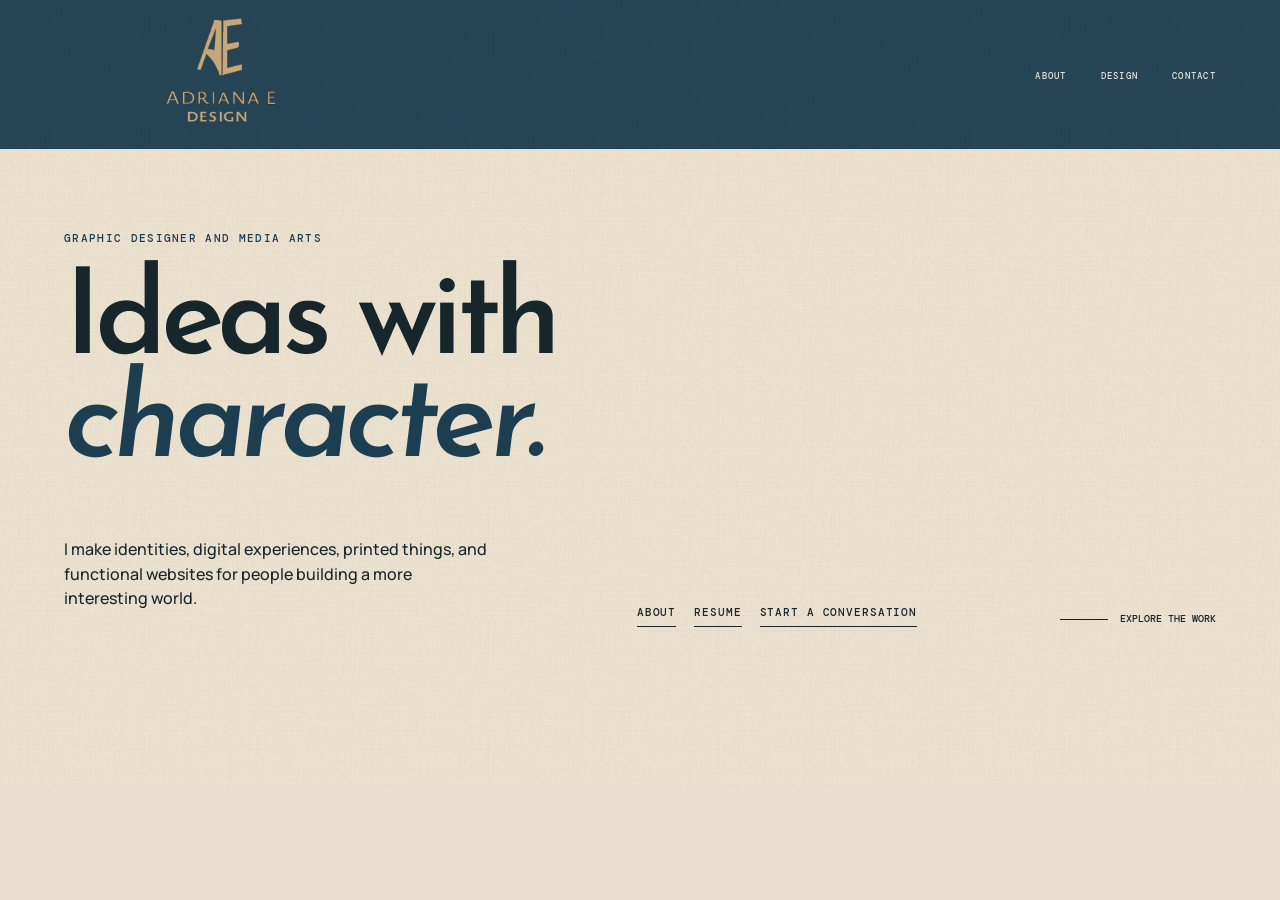
<file: index.html>
<!DOCTYPE html>
<html lang="en">
<head>
	<meta charset="UTF-8">
	<meta name="viewport" content="width=device-width, initial-scale=1.0">
		<title>Adriana E Design | Visual Designer</title>
		<meta name="description" content="Adriana E Design is a visual design portfolio for brands, culture, and curious ideas.">
	<link rel="preconnect" href="https://fonts.googleapis.com">
	<link rel="preconnect" href="https://fonts.gstatic.com" crossorigin>
	<link href="https://fonts.googleapis.com/css2?family=DM+Mono:wght@400;500&family=Josefin+Sans:ital,wght@0,300;0,400;0,500;0,600;0,700;1,300;1,400;1,500&family=Manrope:wght@400;500;600;700&display=swap" rel="stylesheet">
	<style>
		:root {
			--ink: #17262b;
			--paper: #e8dfcf;
			--cream: #f8f3e9;
			--blue: #1d3e50;
			--gold: #c6a77b;
			--line: rgba(23, 38, 43, .2);
			--mono: "DM Mono", monospace;
			--sans: "Manrope", sans-serif;
			--serif: "Josefin Sans", sans-serif;
		}

		* { box-sizing: border-box; }
		html { scroll-behavior: smooth; }
		body { margin: 0; background: var(--paper); color: var(--ink); font-family: var(--sans); font-weight: 500; line-height: 1.6; }
		a { color: inherit; text-decoration: none; }
		img { display: block; width: 100%; object-fit: cover; }
		button { color: inherit; font: inherit; }

		.site-header { align-items: center; background-color: var(--blue); background-image: linear-gradient(rgba(29, 62, 80, .96), rgba(29, 62, 80, .96)), url("images/Final projects photos/texture image background.jpg"); background-repeat: repeat; background-size: auto, 115px 115px; border-bottom: 1px solid rgba(23, 38, 43, 0.18); display: flex; flex-direction: row; gap: 24px; justify-content: space-between; margin: 0 auto; max-width: 1480px; padding: 20px 5vw 18px; width: 100%; }
		.wordmark { align-items: center; display: flex; justify-content: center; margin: 0; max-width: 320px; min-width: 180px; transform: translateY(-2px); width: clamp(240px, 26vw, 340px); }
		.brand-logo { display: block; height: auto; margin: 0 auto; max-height: 110px; object-fit: contain; width: auto; }
		.nav { align-items: center; display: flex; flex-wrap: wrap; font-family: var(--mono); font-size: clamp(9px, .7vw, 11px); gap: 34px; justify-content: flex-end; letter-spacing: .22em; margin: 0; text-transform: uppercase; }
		.nav a { color: rgba(248, 243, 233, 0.9); letter-spacing: .14em; padding: 8px 0 6px; position: relative; transition: color .2s ease, opacity .2s ease; }
		.nav a::after { background: var(--gold); bottom: 0; content: ""; height: 1px; left: 0; position: absolute; transform: scaleX(0); transform-origin: center; transition: transform .2s ease; width: 100%; }
		.nav a:hover::after, .nav a.current::after { transform: scaleX(1); }
		.nav a:hover, .nav a.current { color: var(--cream); }

		.hero { background-color: var(--paper); background-image: linear-gradient(rgba(232, 223, 207, .86), rgba(232, 223, 207, .86)), url("images/Final projects photos/texture image background.jpg"); background-repeat: repeat; background-size: auto, 115px 115px; min-height: 71vh; padding: 9vh 5vw 7vh; position: relative; }
		.eyebrow, .section-label { color: var(--blue); font-family: var(--mono); font-size: 11px; letter-spacing: .12em; text-transform: uppercase; }
		.hero h1 { font-family: var(--serif); font-size: clamp(58px, 9.3vw, 142px); font-weight: 600; letter-spacing: -.055em; line-height: .87; margin: 24px 0 42px; max-width: 960px; }
		.hero h1 em { color: var(--blue); font-style: italic; }
		.hero-bottom { align-items: end; display: flex; justify-content: space-between; gap: 28px; }
		.hero-intro { font-size: 16px; line-height: 1.55; font-weight: 500; max-width: 430px; }
		.hero-links { display: flex; align-items: center; gap: 18px; flex-wrap: wrap; justify-content: flex-end; }
		.hero-links .text-link { border-bottom: 1px solid var(--ink); display: inline-block; font-family: var(--mono); font-size: 11px; padding-bottom: 5px; text-transform: uppercase; }
		.scroll-note { align-items: center; display: flex; font-family: var(--mono); font-size: 10px; gap: 12px; text-transform: uppercase; }
		.scroll-note::before { background: var(--ink); content: ""; height: 1px; width: 48px; }

		.work { background: var(--cream); padding: 92px 5vw 110px; }
		.section-heading { align-items: end; display: flex; justify-content: space-between; margin-bottom: 34px; }
		.section-heading h2 { font-family: var(--serif); font-size: clamp(40px, 5vw, 72px); font-weight: 600; letter-spacing: -.05em; line-height: .95; margin: 10px 0 0; }
		.filters { display: flex; flex-wrap: wrap; gap: 8px; justify-content: end; }
		.filter { background: transparent; border: 1px solid var(--line); border-radius: 100px; cursor: pointer; font-family: var(--mono); font-size: 10px; padding: 9px 14px; text-transform: uppercase; transition: background .2s ease, color .2s ease; }
		.filter:hover, .filter.active { background: var(--ink); color: var(--cream); }
		.project-grid { display: grid; gap: 42px 20px; grid-template-columns: repeat(12, 1fr); }
		.project { cursor: pointer; grid-column: span 4; }
		.project:nth-child(2), .project:nth-child(5) { grid-column: span 8; }
		.project:nth-child(3), .project:nth-child(6) { grid-column: span 4; }
		.project-image { background: var(--paper); overflow: hidden; }
		.project:nth-child(1) .project-image, .project:nth-child(4) .project-image { aspect-ratio: 4 / 5; }
		.project:nth-child(2) .project-image, .project:nth-child(5) .project-image { aspect-ratio: 16 / 9; }
		.project:nth-child(3) .project-image, .project:nth-child(6) .project-image { aspect-ratio: 1 / 1; }
		.project-image img { height: 100%; object-fit: contain; transition: transform .55s cubic-bezier(.2,.7,.2,1); }
		.project:hover .project-image img { transform: scale(1.045); }
		.project-meta { align-items: start; display: flex; justify-content: space-between; padding-top: 13px; }
		.project-title { font-family: var(--serif); font-size: 24px; font-weight: 600; line-height: 1; }
		.project-type { font-family: var(--mono); font-size: 10px; letter-spacing: .04em; margin-top: 5px; text-align: right; text-transform: uppercase; }
		.project.is-hidden { display: none; }

		.about { background: var(--gold); display: grid; gap: 10vw; grid-template-columns: 1fr 1fr; padding: 105px 5vw; }
		.about h2 { font-family: var(--serif); font-size: clamp(44px, 6vw, 84px); font-weight: 600; letter-spacing: -.06em; line-height: .92; margin: 8px 0 0; }
		.about-copy { font-size: 18px; line-height: 1.55; font-weight: 500; max-width: 480px; padding-top: 38px; }
		.about-copy p { margin: 0 0 28px; }
		.text-link { border-bottom: 1px solid var(--ink); display: inline-block; font-family: var(--mono); font-size: 11px; letter-spacing: .08em; padding-bottom: 5px; text-transform: uppercase; }

		.contact { background-image: linear-gradient(rgba(29, 29, 27, .1), rgba(29, 29, 27, .1)), url("images/Final projects photos/background style .jpg"); background-position: center; background-size: cover; color: var(--cream); padding: 100px 5vw 34px; }
		.contact h2 { font-family: var(--serif); font-size: clamp(52px, 9vw, 130px); font-weight: 600; letter-spacing: -.06em; line-height: .87; margin: 18px 0 70px; max-width: 850px; }
		.contact-row { align-items: end; border-top: 1px solid rgba(250,248,242,.45); display: flex; justify-content: space-between; padding-top: 22px; }
		.contact-row a { border-bottom: 1px solid rgba(250,248,242,.7); font-family: var(--mono); font-size: 12px; padding-bottom: 4px; }
		.contact-row small { font-family: var(--mono); font-size: 10px; text-transform: uppercase; }

		@media (max-width: 720px) {
			.site-header { gap: 12px; padding: 22px 5vw 18px; }
			.wordmark { transform: translateY(-3px); width: clamp(240px, 68vw, 340px); }
			.nav { font-size: 10px; gap: 10px 16px; letter-spacing: .1em; width: 100%; }
			.hero { min-height: 75vh; padding-top: 14vh; }
			.hero-bottom, .section-heading, .contact-row { align-items: start; flex-direction: column; gap: 24px; }
			.hero-links { justify-content: flex-start; }
			.scroll-note { display: none; }
			.work { padding: 72px 5vw 80px; }
			.filters { justify-content: start; }
			.project, .project:nth-child(2), .project:nth-child(3), .project:nth-child(5), .project:nth-child(6) { grid-column: span 12; }
			.project:nth-child(n) .project-image { aspect-ratio: 4 / 3; }
			.about { gap: 20px; grid-template-columns: 1fr; padding: 76px 5vw; }
			.about-copy { padding-top: 0; }
			.contact { padding-top: 78px; }
			.contact h2 { margin-bottom: 66px; }
		}
	</style>
</head>
<body>
	<header class="site-header">
		<a class="wordmark" href="#top"><img class="brand-logo" src="images/log new version gold triangle 3 of 3 .png" alt="Adriana Elzarraraz"></a>
		<nav class="nav" aria-label="Main navigation">
			<a href="about.html">About</a>
			<a href="design.html">Design</a>
			<a href="contact.html">Contact</a>
		</nav>
	</header>

	<main id="top">
		<section class="hero">
			<div class="eyebrow">Graphic Designer and Media Arts</div>
			<h1>Ideas with<br><em>character.</em></h1>
			<div class="hero-bottom">
				<p class="hero-intro">I make identities, digital experiences, printed things, and functional websites for people building a more interesting world.</p>
				<div class="hero-links">
					<a class="text-link" href="about.html">About</a>
					<a class="text-link" href="Documents/Resume%20web.pdf" target="_blank" rel="noopener">Resume</a>
					<a class="text-link" href="contact.html">Start a conversation</a>
				</div>
				<span class="scroll-note">Explore the work</span>
			</div>
		</section>

	</main>

</body>
</html>
</file>
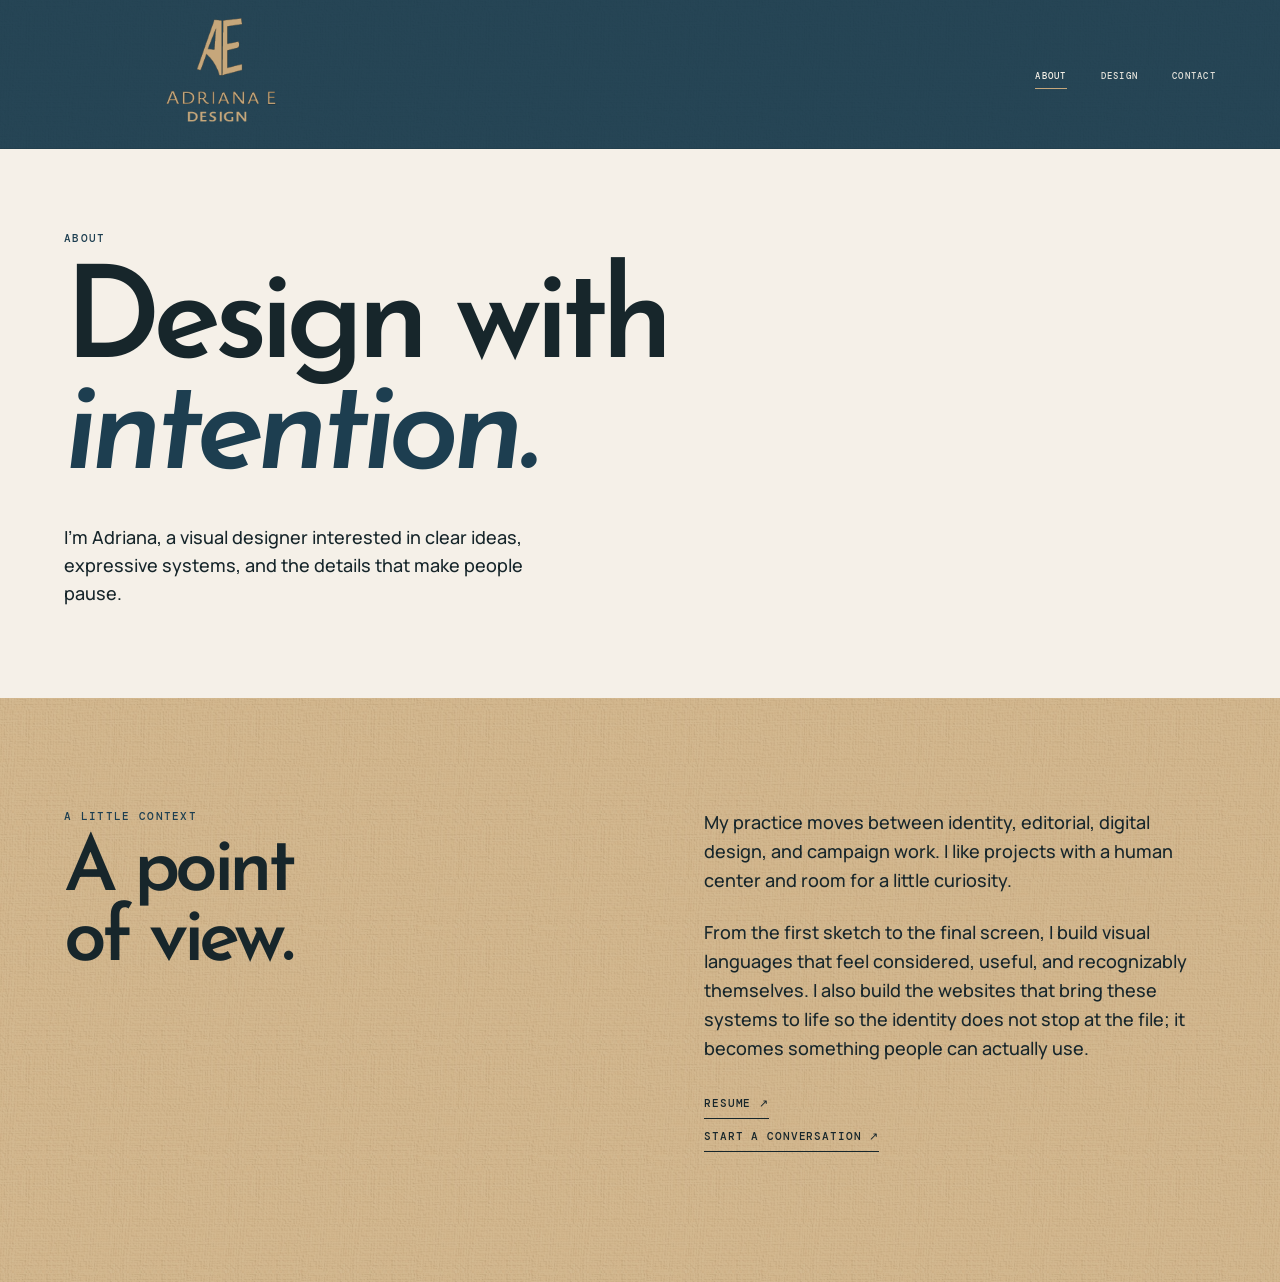
<file: about.html>
<!DOCTYPE html>
<html lang="en">
<head>
  <meta charset="UTF-8">
  <meta name="viewport" content="width=device-width, initial-scale=1.0">
  <title>About | Adriana E Design</title>
  <link rel="stylesheet" href="styles.css">
  <link rel="preconnect" href="https://fonts.googleapis.com">
  <link rel="preconnect" href="https://fonts.gstatic.com" crossorigin>
  <link href="https://fonts.googleapis.com/css2?family=DM+Mono:wght@400;500&family=Josefin+Sans:ital,wght@0,300;0,400;0,500;0,600;0,700;1,300;1,400;1,500&family=Manrope:wght@400;500;600;700&display=swap" rel="stylesheet">
</head>
<body>
  <header class="site-header"><a class="wordmark" href="home.html"><img class="brand-logo" src="images/log new version gold triangle 3 of 3 .png" alt="Adriana Elzarraraz"></a><nav class="nav" aria-label="Main navigation"><a class="current" href="about.html">About</a><a href="design.html">Design</a><a href="contact.html">Contact</a></nav></header>
  <main>
    <section class="page-intro"><div class="eyebrow">About</div><h1>Design with<br><em>intention.</em></h1><p class="lede">I’m Adriana, a visual designer interested in clear ideas, expressive systems, and the details that make people pause.</p></section>
    <section class="gold-band"><div class="content-grid"><div><div class="section-label">A little context</div><h2>A point<br>of view.</h2></div><div class="copy"><p>My practice moves between identity, editorial, digital design, and campaign work. I like projects with a human center and room for a little curiosity.</p><p>From the first sketch to the final screen, I build visual languages that feel considered, useful, and recognizably themselves. I also build the websites that bring these systems to life so the identity does not stop at the file; it becomes something people can actually use.</p><a class="text-link" href="Documents/Resume%20web.pdf" target="_blank" rel="noopener">Resume ↗</a><br><a class="text-link" href="contact.html">Start a conversation ↗</a></div></div></section>
  </main>
</body>
</html>
</file>
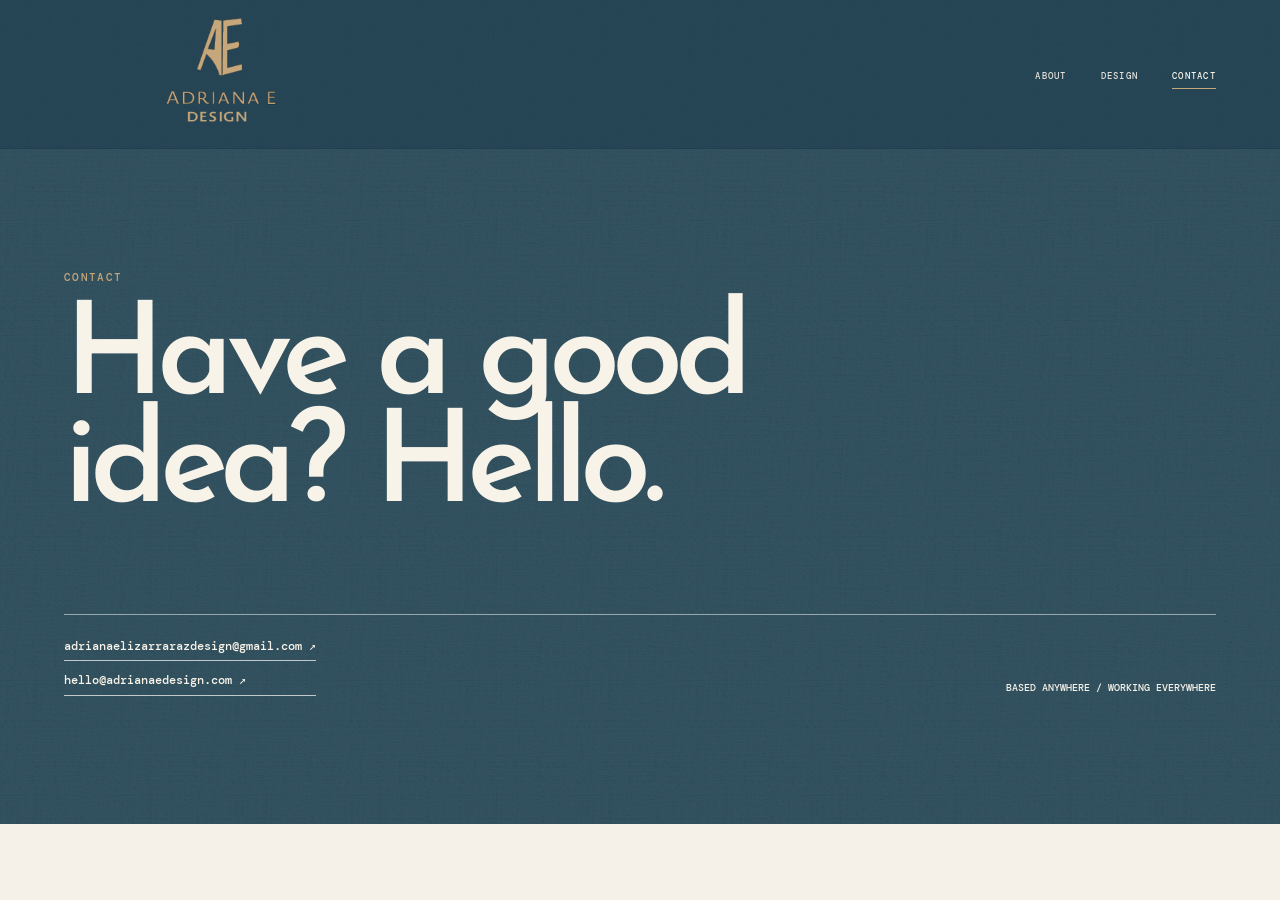
<file: contact.html>
<!DOCTYPE html>
<html lang="en">
<head>
  <meta charset="UTF-8">
  <meta name="viewport" content="width=device-width, initial-scale=1.0">
  <title>Contact | Adriana E Design</title>
  <link rel="stylesheet" href="styles.css">
  <link rel="preconnect" href="https://fonts.googleapis.com">
  <link rel="preconnect" href="https://fonts.gstatic.com" crossorigin>
  <link href="https://fonts.googleapis.com/css2?family=DM+Mono:wght@400;500&family=Josefin+Sans:ital,wght@0,300;0,400;0,500;0,600;0,700;1,300;1,400;1,500&family=Manrope:wght@400;500;600;700&display=swap" rel="stylesheet">
</head>
<body>
  <header class="site-header"><a class="wordmark" href="home.html"><img class="brand-logo" src="images/log new version gold triangle 3 of 3 .png" alt="Adriana Elzarraraz"></a><nav class="nav" aria-label="Main navigation"><a href="about.html">About</a><a href="design.html">Design</a><a class="current" href="contact.html">Contact</a></nav></header>
  <main><section class="contact-band"><div class="section-label">Contact</div><h1>Have a good<br>idea? Hello.</h1><div class="contact-row"><div class="contact-emails"><a href="mailto:adrianaelizarrarazdesign@gmail.com">adrianaelizarrarazdesign@gmail.com ↗</a><a href="mailto:hello@adrianaedesign.com">hello@adrianaedesign.com ↗</a></div><div class="contact-meta"><small>Based anywhere / working everywhere</small></div></div></section></main>
</body>
</html>
</file>
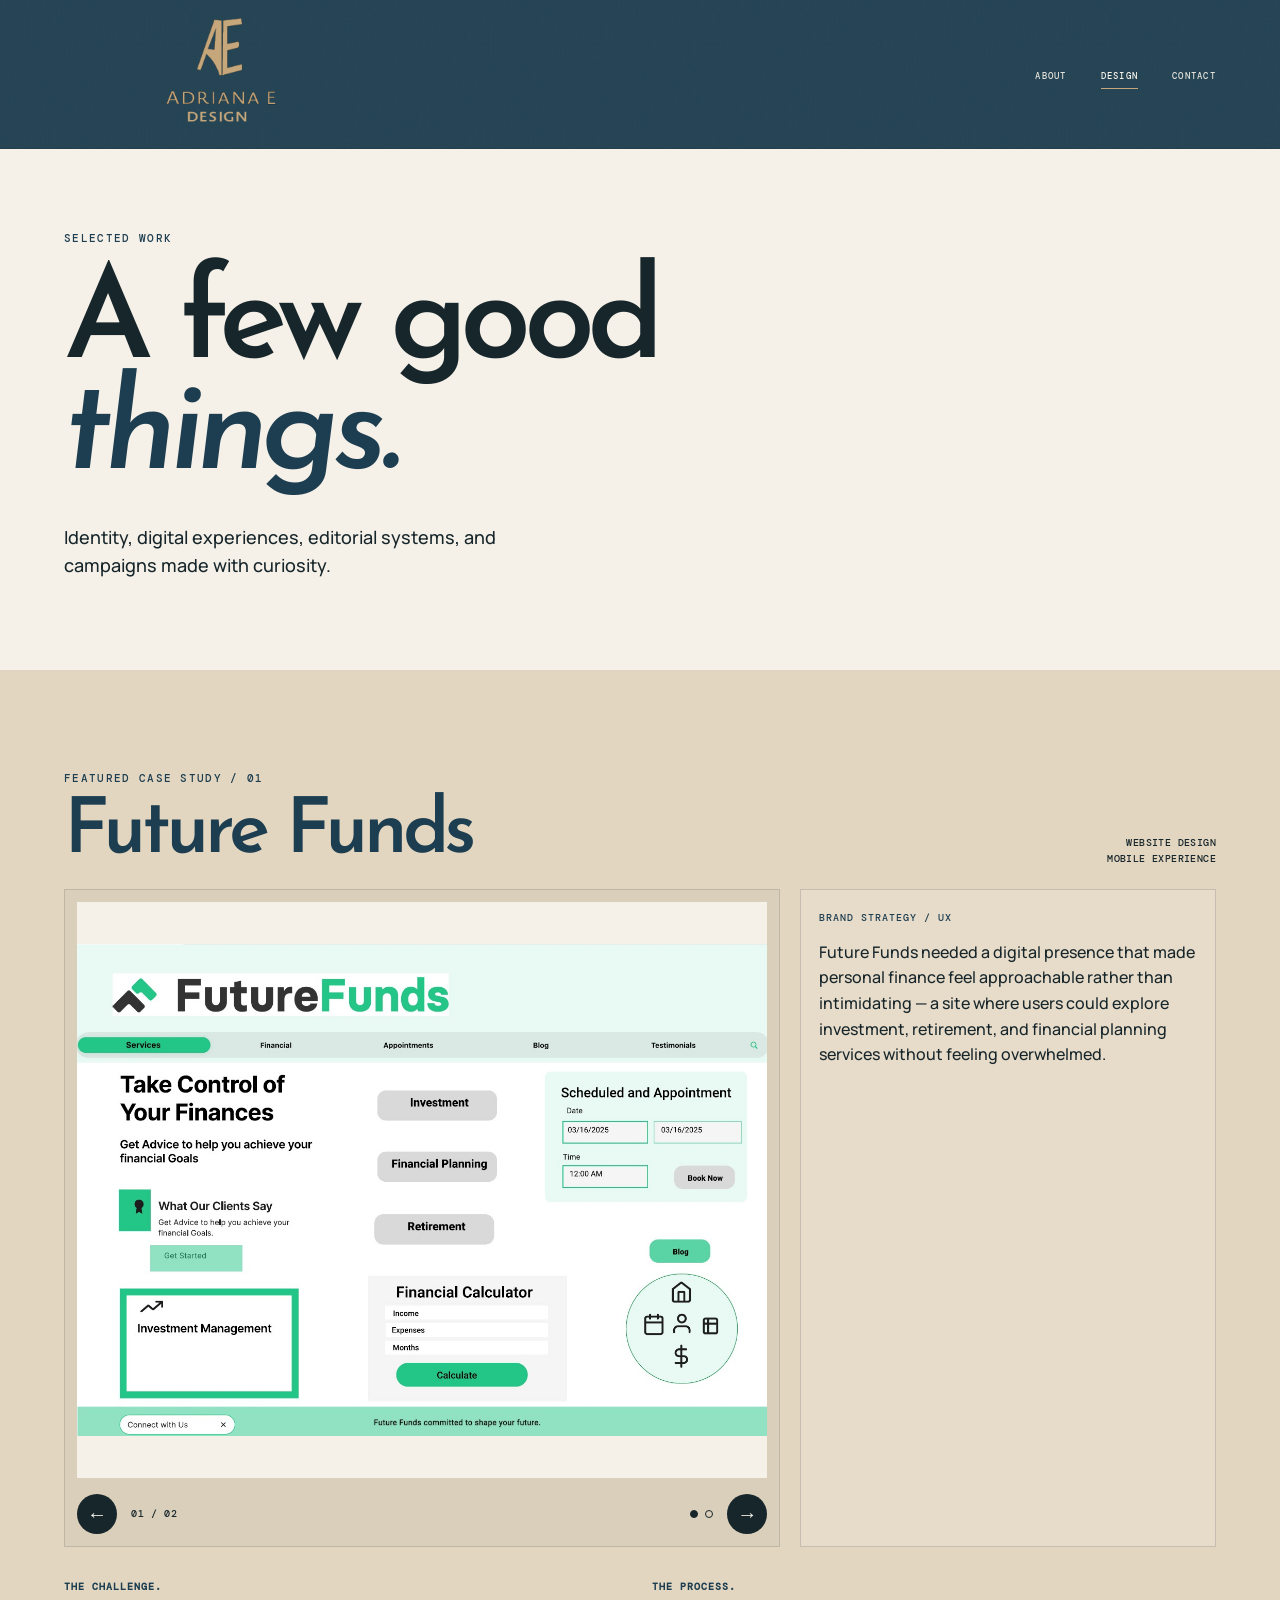
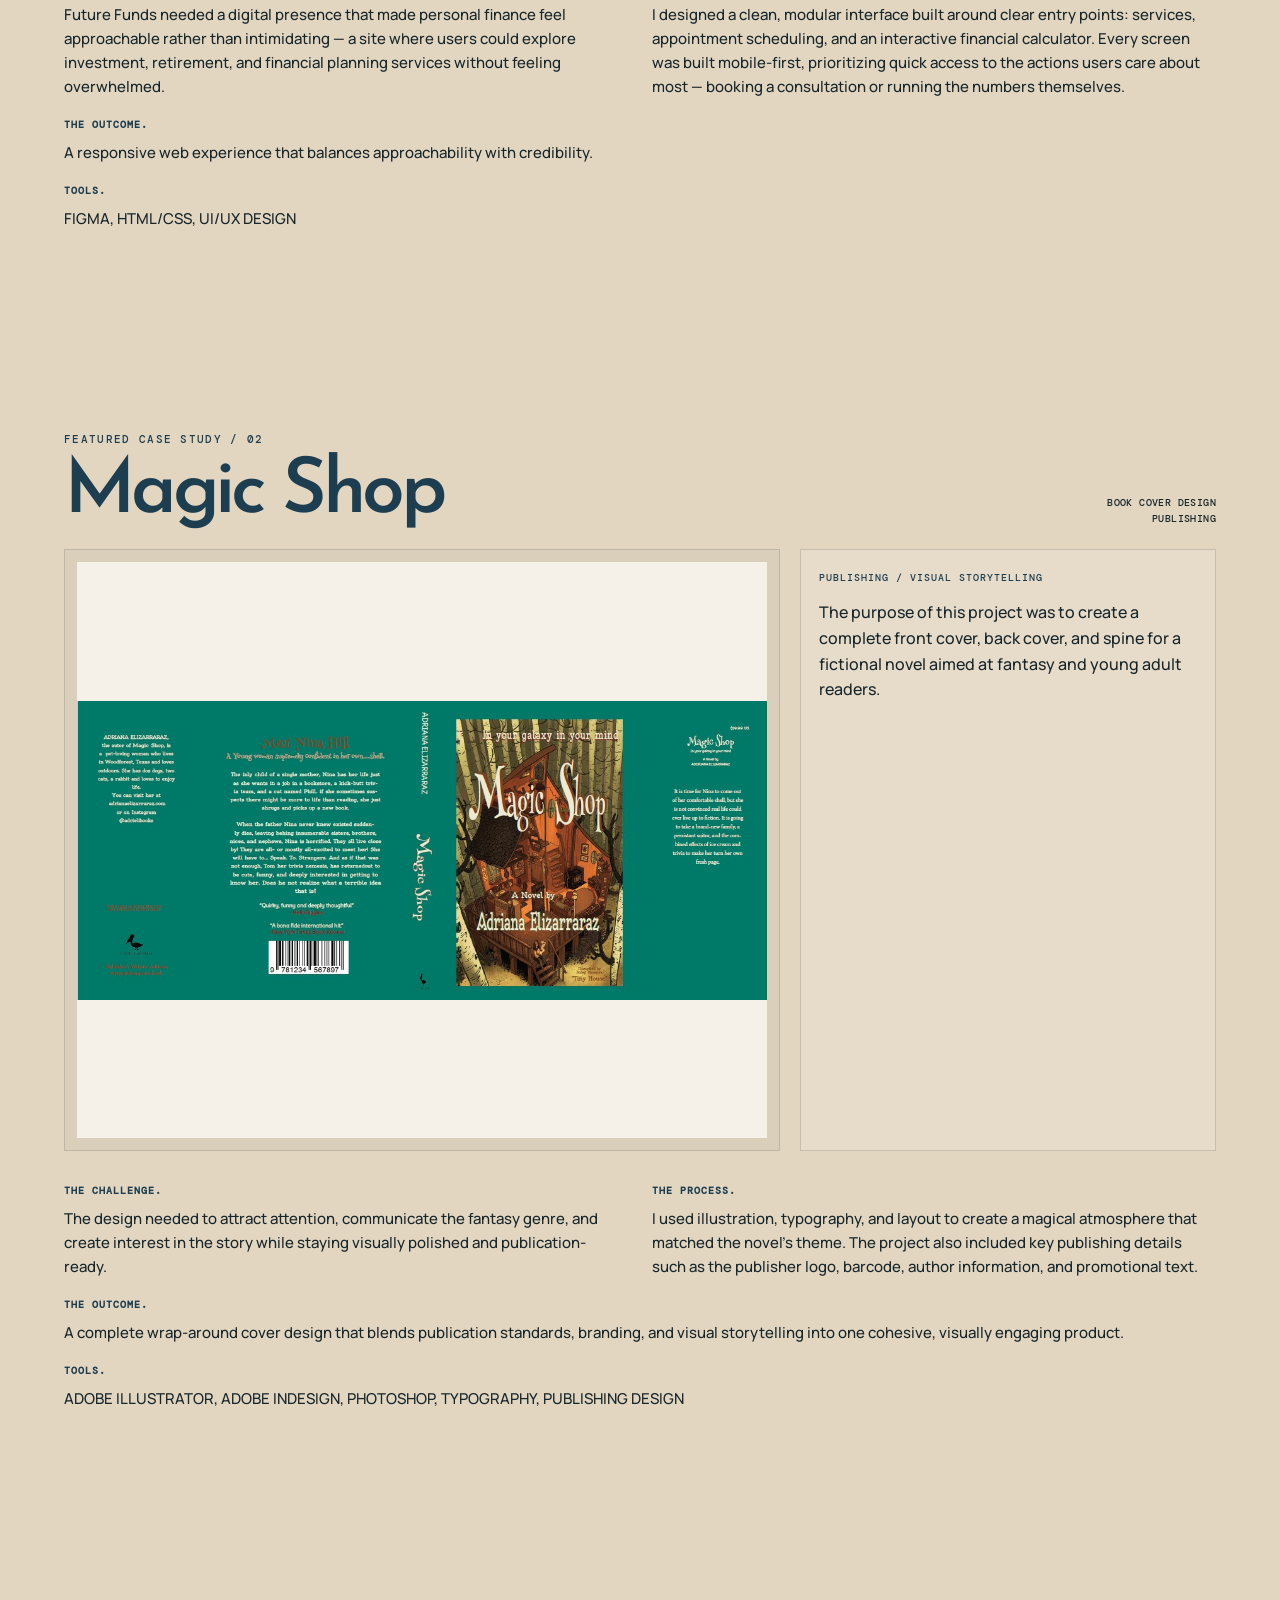
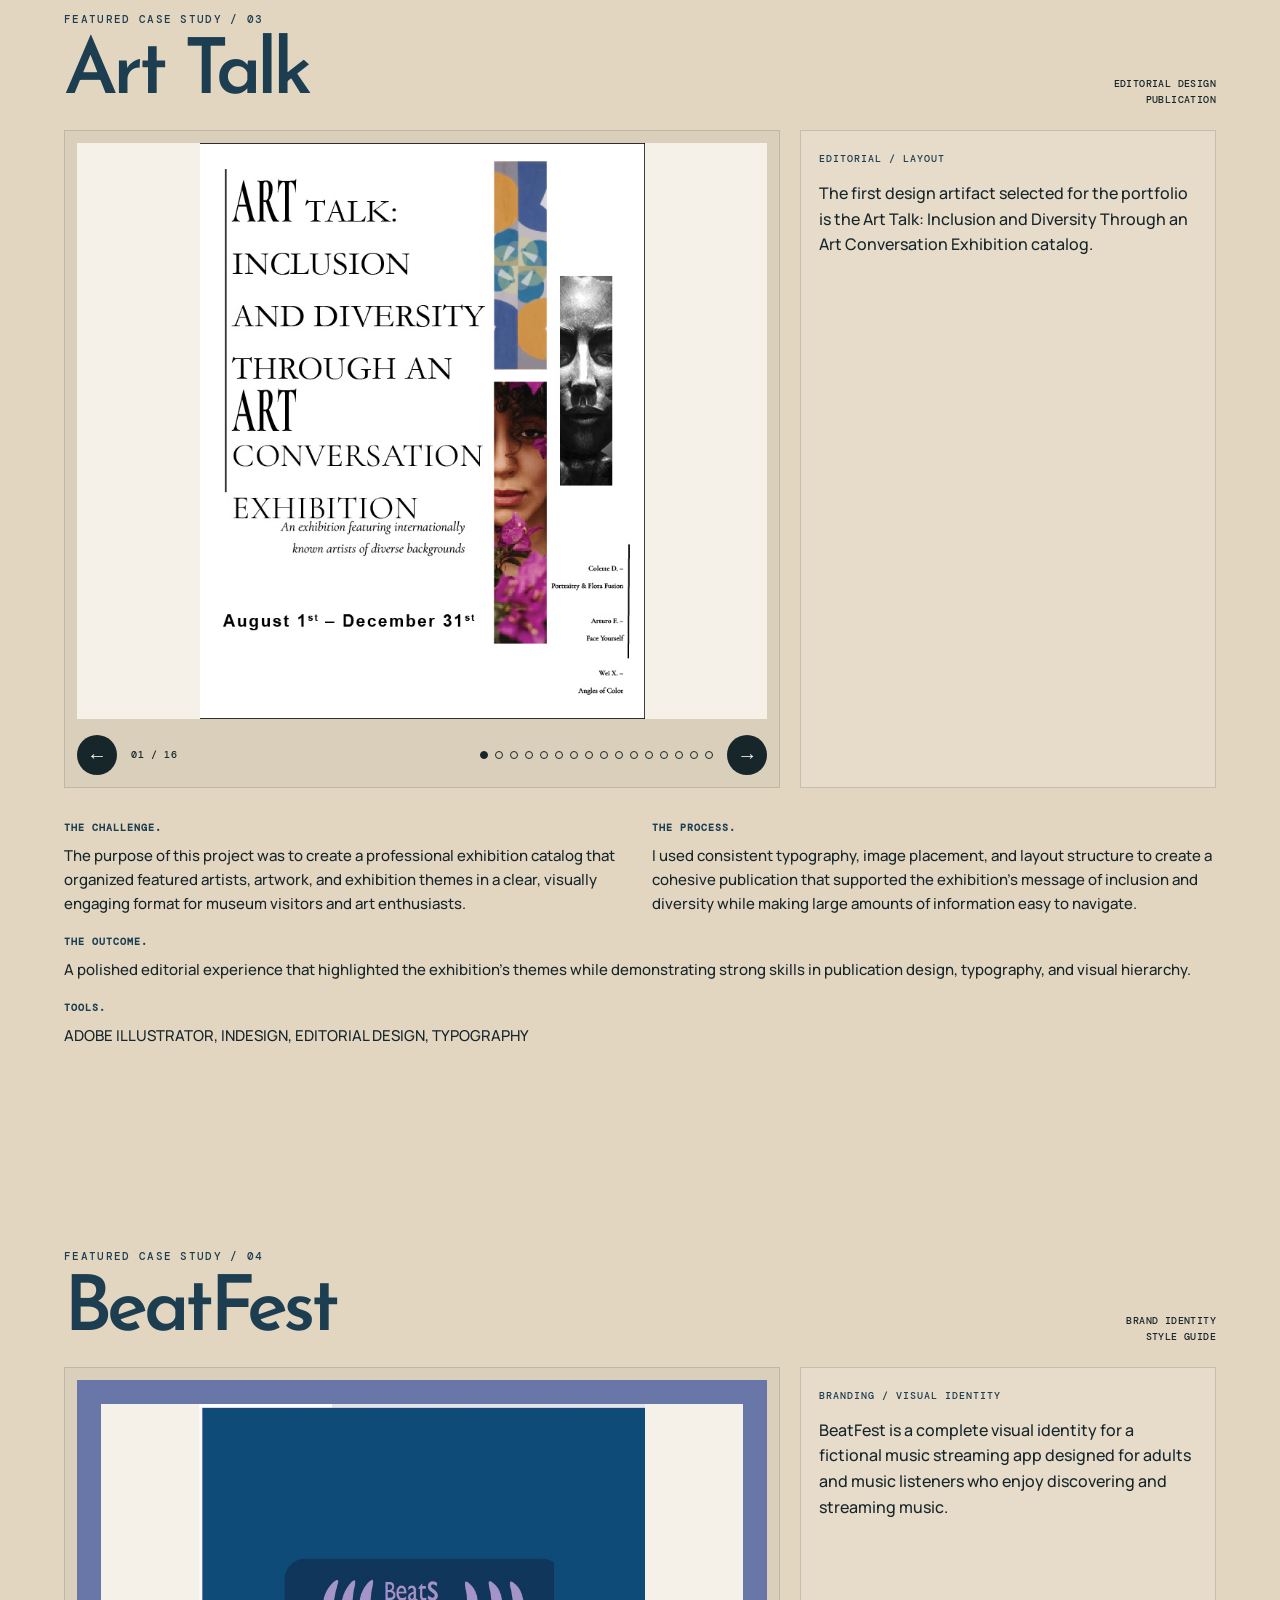
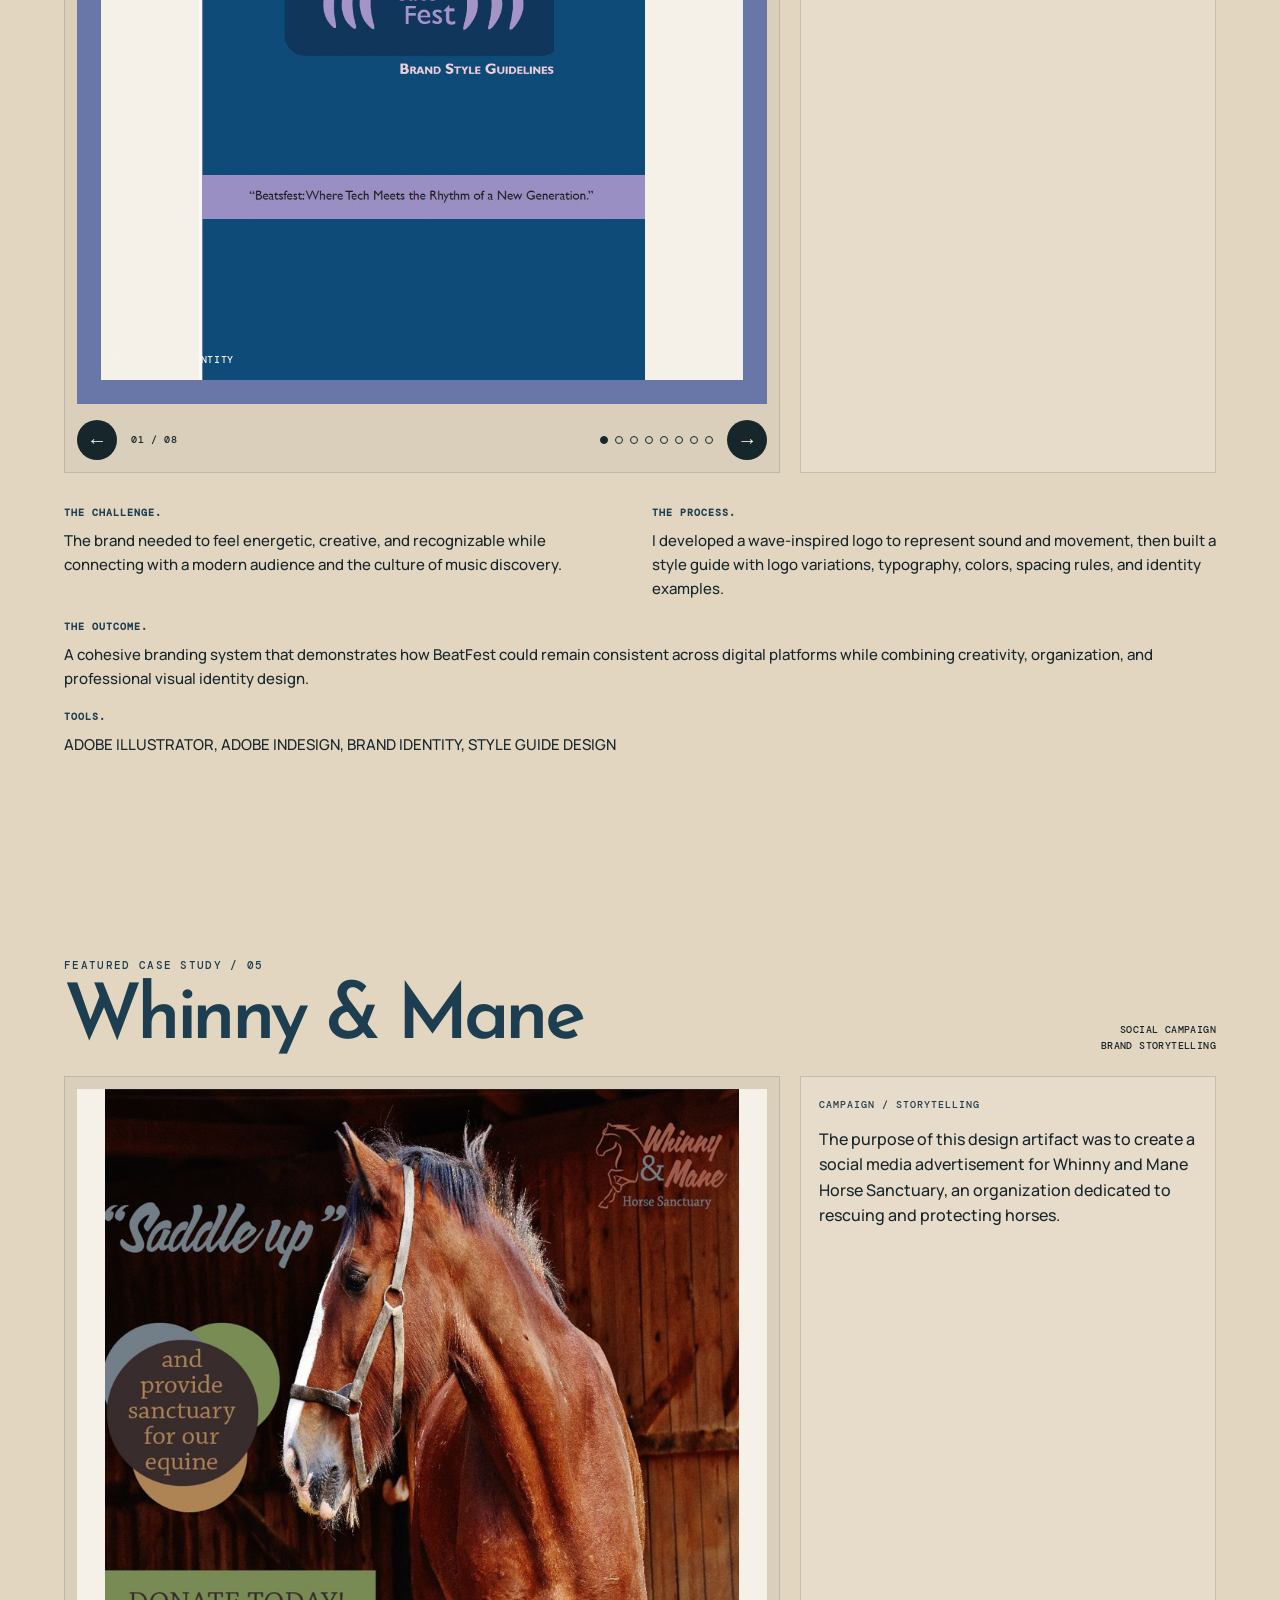
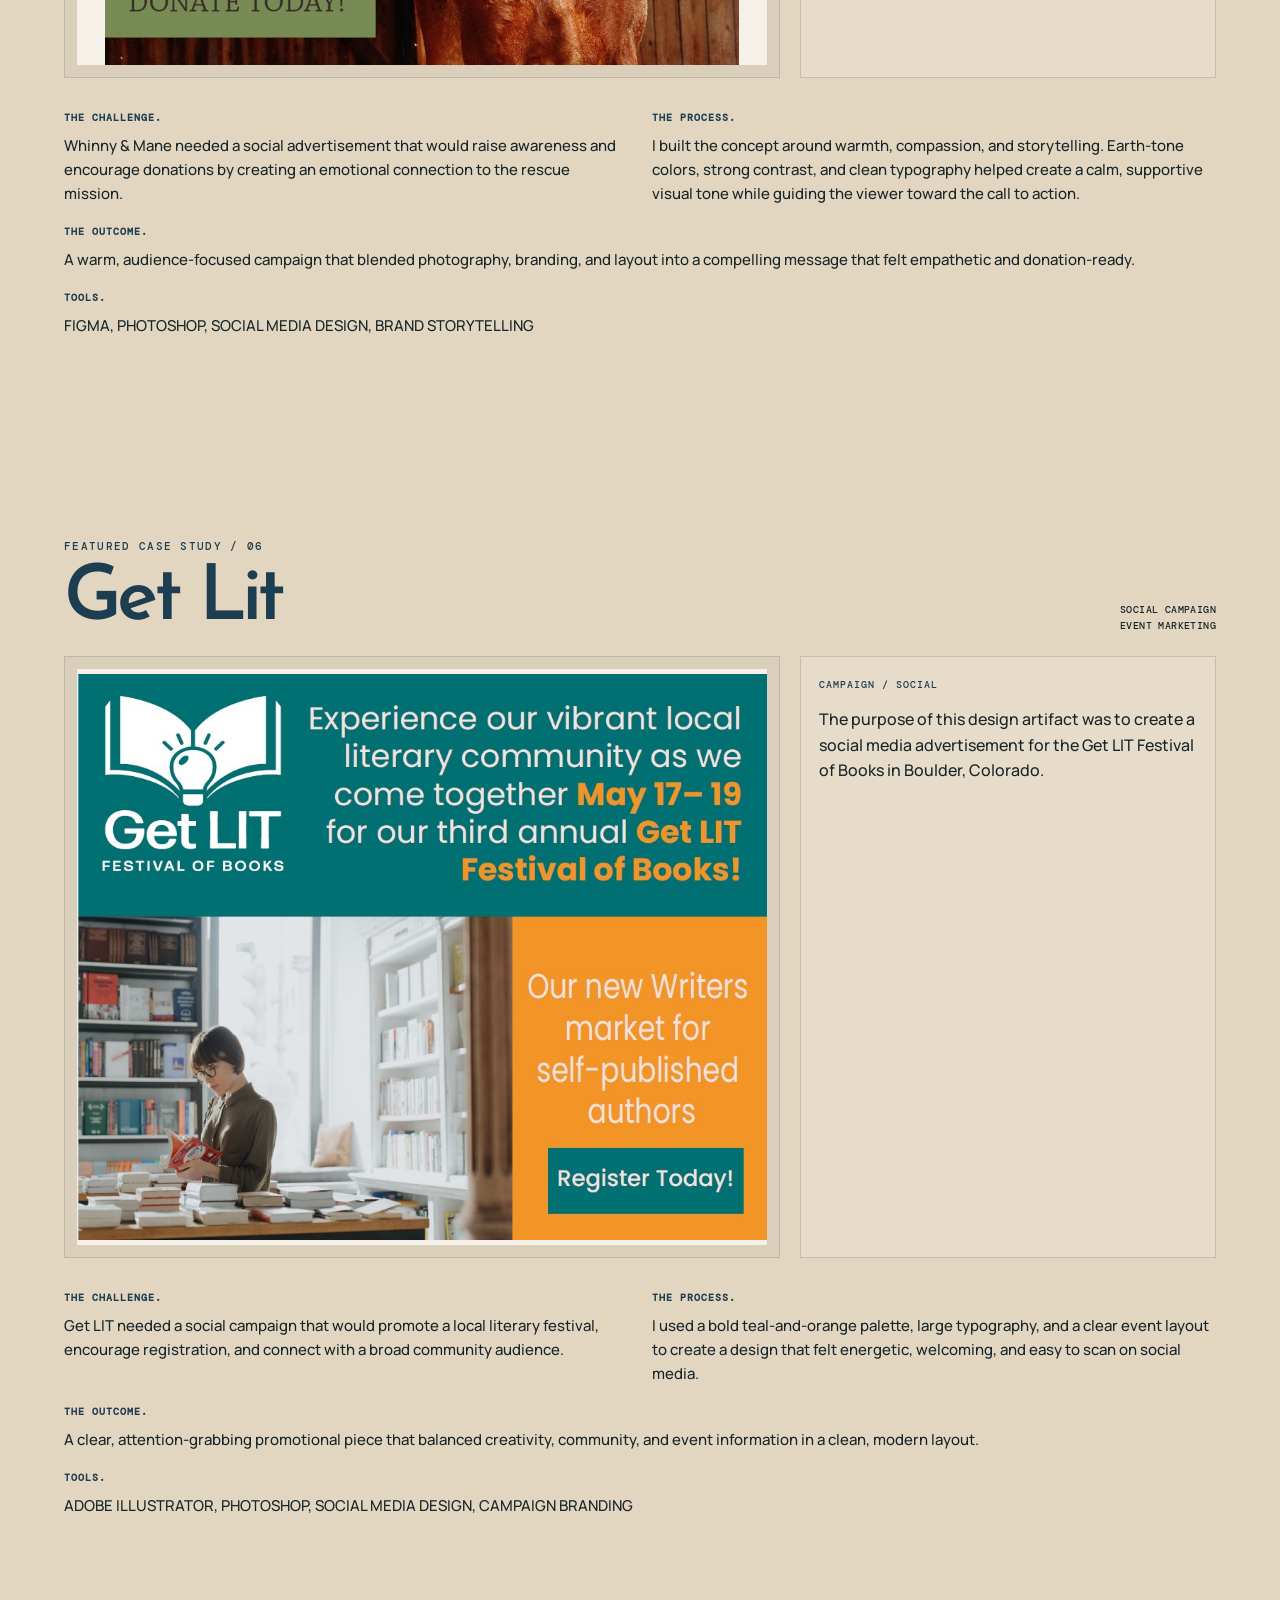
<file: design.html>
<!DOCTYPE html>
<html lang="en">
<head>
  <meta charset="UTF-8">
  <meta name="viewport" content="width=device-width, initial-scale=1.0">
  <title>Design | Adriana E Design</title>
  <link rel="stylesheet" href="styles.css">
  <link rel="preconnect" href="https://fonts.googleapis.com">
  <link rel="preconnect" href="https://fonts.gstatic.com" crossorigin>
  <link href="https://fonts.googleapis.com/css2?family=DM+Mono:wght@400;500&family=Josefin+Sans:ital,wght@0,300;0,400;0,500;0,600;0,700;1,300;1,400;1,500&family=Manrope:wght@400;500;600;700&display=swap" rel="stylesheet">
</head>
<body>
  <header class="site-header"><a class="wordmark" href="home.html"><img class="brand-logo" src="images/log new version gold triangle 3 of 3 .png" alt="Adriana Elzarraraz"></a><nav class="nav" aria-label="Main navigation"><a href="about.html">About</a><a class="current" href="design.html">Design</a><a href="contact.html">Contact</a></nav></header>
  <main>
    <section class="page-intro"><div class="eyebrow">Selected work</div><h1>A few good<br><em>things.</em></h1><p class="lede">Identity, digital experiences, editorial systems, and campaigns made with curiosity.</p></section>
    <section class="case-study" id="digital-work" aria-labelledby="future-funds-title">
      <div class="case-study-heading"><div><div class="section-label">FEATURED CASE STUDY / 01</div><h2 id="future-funds-title">Future Funds</h2></div><div class="project-type">Website design<br>Mobile experience</div></div>
      <div class="case-study-shell">
        <div class="case-study-feature">
          <div class="feature-media">
            <div class="carousel" aria-label="Future Funds project images">
              <div class="carousel-frame">
                <div class="carousel-slide active"><img src="images/Final projects photos/Future funds website .jpg" alt="Future Funds website design"></div>
                <div class="carousel-slide"><img src="images/Final projects photos/Future Funds Mobile .jpg" alt="Future Funds mobile design screen"></div>
              </div>
              <div class="carousel-controls"><button class="carousel-button previous" type="button" aria-label="Previous Future Funds image">&#8592;</button><span class="carousel-status" aria-live="polite">01 / 02</span><div class="carousel-dots" role="tablist" aria-label="Choose Future Funds image"><button class="carousel-dot active" type="button" aria-label="Show image 1"></button><button class="carousel-dot" type="button" aria-label="Show image 2"></button></div><button class="carousel-button next" type="button" aria-label="Next Future Funds image">&#8594;</button></div>
            </div>
          </div>
          <aside class="feature-copy">
            <div class="feature-tag">Brand Strategy / UX</div>
            <p>Future Funds needed a digital presence that made personal finance feel approachable rather than intimidating — a site where users could explore investment, retirement, and financial planning services without feeling overwhelmed.</p>
          </aside>
        </div>

        <div class="project-story">
          <div>
            <h3>THE CHALLENGE.</h3>
            <p>Future Funds needed a digital presence that made personal finance feel approachable rather than intimidating — a site where users could explore investment, retirement, and financial planning services without feeling overwhelmed.</p>
          </div>
          <div>
            <h3>THE PROCESS.</h3>
            <p>I designed a clean, modular interface built around clear entry points: services, appointment scheduling, and an interactive financial calculator. Every screen was built mobile-first, prioritizing quick access to the actions users care about most — booking a consultation or running the numbers themselves.</p>
          </div>
          <div class="full-span">
            <h3>THE OUTCOME.</h3>
            <p>A responsive web experience that balances approachability with credibility.</p>
          </div>
          <div class="full-span">
            <h3>TOOLS.</h3>
            <p>FIGMA, HTML/CSS, UI/UX DESIGN</p>
          </div>
        </div>
      </div>
    </section>
    <section class="case-study magic-shop" id="publication-work" aria-labelledby="magic-shop-title" style="margin-top: 0;">
      <div class="case-study-heading"><div><div class="section-label">FEATURED CASE STUDY / 02</div><h2 id="magic-shop-title">Magic Shop</h2></div><div class="project-type">Book cover design<br>Publishing</div></div>
      <div class="case-study-shell">
        <div class="case-study-feature">
          <div class="feature-media">
            <div class="carousel" aria-label="Magic Shop project images">
              <div class="carousel-frame">
                <div class="carousel-slide active"><img src="images/Final projects photos/Magic SHop book Cover.jpg" alt="Magic Shop book cover design"></div>
              </div>
            </div>
          </div>
          <aside class="feature-copy">
            <div class="feature-tag">Publishing / Visual Storytelling</div>
            <p>The purpose of this project was to create a complete front cover, back cover, and spine for a fictional novel aimed at fantasy and young adult readers.</p>
          </aside>
        </div>

        <div class="project-story">
          <div>
            <h3>THE CHALLENGE.</h3>
            <p>The design needed to attract attention, communicate the fantasy genre, and create interest in the story while staying visually polished and publication-ready.</p>
          </div>
          <div>
            <h3>THE PROCESS.</h3>
            <p>I used illustration, typography, and layout to create a magical atmosphere that matched the novel’s theme. The project also included key publishing details such as the publisher logo, barcode, author information, and promotional text.</p>
          </div>
          <div class="full-span">
            <h3>THE OUTCOME.</h3>
            <p>A complete wrap-around cover design that blends publication standards, branding, and visual storytelling into one cohesive, visually engaging product.</p>
          </div>
          <div class="full-span">
            <h3>TOOLS.</h3>
            <p>ADOBE ILLUSTRATOR, ADOBE INDESIGN, PHOTOSHOP, TYPOGRAPHY, PUBLISHING DESIGN</p>
          </div>
        </div>
      </div>
    </section>
    <section class="case-study whinny-mane" id="campaign-work" aria-labelledby="whinny-mane-title" style="margin-top: 0;">
      <div class="case-study-heading"><div><div class="section-label">FEATURED CASE STUDY / 05</div><h2 id="whinny-mane-title">Whinny &amp; Mane</h2></div><div class="project-type">Social campaign<br>Brand storytelling</div></div>
      <div class="case-study-shell">
        <div class="case-study-feature">
          <div class="feature-media">
            <div class="carousel" aria-label="Whinny and Mane project images">
              <div class="carousel-frame">
                <div class="carousel-slide active"><img src="images/Final projects photos/Whinny and Mane facebook.jpg" alt="Whinny and Mane social campaign ad"></div>
              </div>
            </div>
          </div>
          <aside class="feature-copy">
            <div class="feature-tag">Campaign / Storytelling</div>
            <p>The purpose of this design artifact was to create a social media advertisement for Whinny and Mane Horse Sanctuary, an organization dedicated to rescuing and protecting horses.</p>
          </aside>
        </div>

        <div class="project-story">
          <div>
            <h3>THE CHALLENGE.</h3>
            <p>Whinny &amp; Mane needed a social advertisement that would raise awareness and encourage donations by creating an emotional connection to the rescue mission.</p>
          </div>
          <div>
            <h3>THE PROCESS.</h3>
            <p>I built the concept around warmth, compassion, and storytelling. Earth-tone colors, strong contrast, and clean typography helped create a calm, supportive visual tone while guiding the viewer toward the call to action.</p>
          </div>
          <div class="full-span">
            <h3>THE OUTCOME.</h3>
            <p>A warm, audience-focused campaign that blended photography, branding, and layout into a compelling message that felt empathetic and donation-ready.</p>
          </div>
          <div class="full-span">
            <h3>TOOLS.</h3>
            <p>FIGMA, PHOTOSHOP, SOCIAL MEDIA DESIGN, BRAND STORYTELLING</p>
          </div>
        </div>
      </div>
    </section>
    <section class="case-study get-lit" aria-labelledby="get-lit-title" style="margin-top: 0;">
      <div class="case-study-heading"><div><div class="section-label">FEATURED CASE STUDY / 06</div><h2 id="get-lit-title">Get Lit</h2></div><div class="project-type">Social campaign<br>Event marketing</div></div>
      <div class="case-study-shell">
        <div class="case-study-feature">
          <div class="feature-media">
            <div class="carousel" aria-label="Get Lit project images">
              <div class="carousel-frame">
                <div class="carousel-slide active"><img src="images/Final projects photos/Get lit book email blast.jpg" alt="Get Lit Festival social media advertisement"></div>
              </div>
            </div>
          </div>
          <aside class="feature-copy">
            <div class="feature-tag">Campaign / Social</div>
            <p>The purpose of this design artifact was to create a social media advertisement for the Get LIT Festival of Books in Boulder, Colorado.</p>
          </aside>
        </div>

        <div class="project-story">
          <div>
            <h3>THE CHALLENGE.</h3>
            <p>Get LIT needed a social campaign that would promote a local literary festival, encourage registration, and connect with a broad community audience.</p>
          </div>
          <div>
            <h3>THE PROCESS.</h3>
            <p>I used a bold teal-and-orange palette, large typography, and a clear event layout to create a design that felt energetic, welcoming, and easy to scan on social media.</p>
          </div>
          <div class="full-span">
            <h3>THE OUTCOME.</h3>
            <p>A clear, attention-grabbing promotional piece that balanced creativity, community, and event information in a clean, modern layout.</p>
          </div>
          <div class="full-span">
            <h3>TOOLS.</h3>
            <p>ADOBE ILLUSTRATOR, PHOTOSHOP, SOCIAL MEDIA DESIGN, CAMPAIGN BRANDING</p>
          </div>
        </div>
      </div>
    </section>
    <section class="case-study art-talk" aria-labelledby="art-talk-title" style="margin-top: 0;">
      <div class="case-study-heading"><div><div class="section-label">FEATURED CASE STUDY / 03</div><h2 id="art-talk-title">Art Talk</h2></div><div class="project-type">Editorial design<br>Publication</div></div>
      <div class="case-study-shell">
        <div class="case-study-feature">
          <div class="feature-media">
            <div class="carousel" aria-label="Art Talk project images">
              <div class="carousel-frame">
                <div class="carousel-slide active"><img src="images/Final projects photos/Museum Catalog RAW2.jpg" alt="Art Talk catalog interior spread"></div>
                <div class="carousel-slide"><img src="images/Final projects photos/Museum Catalog RAW3.jpg" alt="Art Talk catalog artist page"></div>
                <div class="carousel-slide"><img src="images/Final projects photos/Museum Catalog RAW4.jpg" alt="Art Talk catalog exhibition layout"></div>
                <div class="carousel-slide"><img src="images/Final projects photos/Museum Catalog RAW5.jpg" alt="Art Talk catalog editorial spread"></div>
                <div class="carousel-slide"><img src="images/Final projects photos/Museum Catalog RAW6.jpg" alt="Art Talk catalog spread"></div>
                <div class="carousel-slide"><img src="images/Final projects photos/Museum Catalog RAW7.jpg" alt="Art Talk catalog image sequence"></div>
                <div class="carousel-slide"><img src="images/Final projects photos/Museum Catalog RAW8.jpg" alt="Art Talk catalog typography and layout"></div>
                <div class="carousel-slide"><img src="images/Final projects photos/Museum Catalog RAW9.jpg" alt="Art Talk exhibition catalog page"></div>
                <div class="carousel-slide"><img src="images/Final projects photos/Museum Catalog RAW10.jpg" alt="Art Talk catalog imagery and text placement"></div>
                <div class="carousel-slide"><img src="images/Final projects photos/Museum Catalog RAW11.jpg" alt="Art Talk catalog artist feature"></div>
                <div class="carousel-slide"><img src="images/Final projects photos/Museum Catalog RAW12.jpg" alt="Art Talk catalog document spread"></div>
                <div class="carousel-slide"><img src="images/Final projects photos/Museum Catalog RAW13.jpg" alt="Art Talk catalog publication page"></div>
                <div class="carousel-slide"><img src="images/Final projects photos/Museum Catalog RAW14.jpg" alt="Art Talk catalog visual spread"></div>
                <div class="carousel-slide"><img src="images/Final projects photos/Museum Catalog RAW15.jpg" alt="Art Talk catalog section page"></div>
                <div class="carousel-slide"><img src="images/Final projects photos/Museum Catalog RAW16.jpg" alt="Art Talk catalog final spread"></div>
                <div class="carousel-slide"><img src="images/Final projects photos/Museum Catalog RAW.jpg" alt="Art Talk exhibition catalog cover"></div>
              </div>
              <div class="carousel-controls"><button class="carousel-button previous" type="button" aria-label="Previous Art Talk image">&#8592;</button><span class="carousel-status" aria-live="polite">01 / 16</span><div class="carousel-dots" role="tablist" aria-label="Choose Art Talk image"><button class="carousel-dot active" type="button" aria-label="Show Art Talk image 1"></button><button class="carousel-dot" type="button" aria-label="Show Art Talk image 2"></button><button class="carousel-dot" type="button" aria-label="Show Art Talk image 3"></button><button class="carousel-dot" type="button" aria-label="Show Art Talk image 4"></button><button class="carousel-dot" type="button" aria-label="Show Art Talk image 5"></button><button class="carousel-dot" type="button" aria-label="Show Art Talk image 6"></button><button class="carousel-dot" type="button" aria-label="Show Art Talk image 7"></button><button class="carousel-dot" type="button" aria-label="Show Art Talk image 8"></button><button class="carousel-dot" type="button" aria-label="Show Art Talk image 9"></button><button class="carousel-dot" type="button" aria-label="Show Art Talk image 10"></button><button class="carousel-dot" type="button" aria-label="Show Art Talk image 11"></button><button class="carousel-dot" type="button" aria-label="Show Art Talk image 12"></button><button class="carousel-dot" type="button" aria-label="Show Art Talk image 13"></button><button class="carousel-dot" type="button" aria-label="Show Art Talk image 14"></button><button class="carousel-dot" type="button" aria-label="Show Art Talk image 15"></button><button class="carousel-dot" type="button" aria-label="Show Art Talk image 16"></button></div><button class="carousel-button next" type="button" aria-label="Next Art Talk image">&#8594;</button></div>
            </div>
          </div>
          <aside class="feature-copy">
            <div class="feature-tag">Editorial / Layout</div>
            <p>The first design artifact selected for the portfolio is the Art Talk: Inclusion and Diversity Through an Art Conversation Exhibition catalog.</p>
          </aside>
        </div>

        <div class="project-story">
          <div>
            <h3>THE CHALLENGE.</h3>
            <p>The purpose of this project was to create a professional exhibition catalog that organized featured artists, artwork, and exhibition themes in a clear, visually engaging format for museum visitors and art enthusiasts.</p>
          </div>
          <div>
            <h3>THE PROCESS.</h3>
            <p>I used consistent typography, image placement, and layout structure to create a cohesive publication that supported the exhibition’s message of inclusion and diversity while making large amounts of information easy to navigate.</p>
          </div>
          <div class="full-span">
            <h3>THE OUTCOME.</h3>
            <p>A polished editorial experience that highlighted the exhibition’s themes while demonstrating strong skills in publication design, typography, and visual hierarchy.</p>
          </div>
          <div class="full-span">
            <h3>TOOLS.</h3>
            <p>ADOBE ILLUSTRATOR, INDESIGN, EDITORIAL DESIGN, TYPOGRAPHY</p>
          </div>
        </div>
      </div>
    </section>
    <section class="case-study beatfest" id="branding-work" aria-labelledby="beatfest-title" style="margin-top: 0;">
      <div class="case-study-heading"><div><div class="section-label">FEATURED CASE STUDY / 04</div><h2 id="beatfest-title">BeatFest</h2></div><div class="project-type">Brand identity<br>Style guide</div></div>
      <div class="case-study-shell">
        <div class="case-study-feature">
          <div class="feature-media">
            <div class="carousel beatfest-carousel" aria-label="BeatFest logo and brand style guide images">
              <div class="carousel-frame">
                <div class="carousel-slide active"><img src="images/Final projects photos/Logo BeatFest 1.jpg" alt="BeatFest logo identity board"><div class="beatfest-caption">01 / Logo identity</div></div>
                <div class="carousel-slide"><img src="images/Final projects photos/Logo BeatFest 2 1.jpg" alt="BeatFest brand style guide contents page"><div class="beatfest-caption">02 / Brand structure</div></div>
                <div class="carousel-slide"><img src="images/Final projects photos/Logo BeatFest 2.jpg" alt="BeatFest logo scale and clear space guidelines"><div class="beatfest-caption">03 / Scale and space</div></div>
                <div class="carousel-slide"><img src="images/Final projects photos/Logo BeatFest 3.jpg" alt="BeatFest logo color variation guidelines"><div class="beatfest-caption">04 / Color variation</div></div>
                <div class="carousel-slide"><img src="images/Final projects photos/Logo BeatFest 4.jpg" alt="BeatFest visual identity overview"><div class="beatfest-caption">05 / Visual identity</div></div>
                <div class="carousel-slide"><img src="images/Final projects photos/Logo BeatFest 5.jpg" alt="BeatFest typography guidelines"><div class="beatfest-caption">06 / Typography</div></div>
                <div class="carousel-slide"><img src="images/Final projects photos/Logo BeatFest 6.jpg" alt="BeatFest color palette guidelines"><div class="beatfest-caption">07 / Color palette</div></div>
                <div class="carousel-slide"><img src="images/Final projects photos/Logo BeatFest 7.jpg" alt="BeatFest logo usage guidelines"><div class="beatfest-caption">08 / Usage rules</div></div>
              </div>
              <div class="carousel-controls"><button class="carousel-button previous" type="button" aria-label="Previous BeatFest image">&#8592;</button><span class="carousel-status" aria-live="polite">01 / 08</span><div class="carousel-dots" role="tablist" aria-label="Choose BeatFest image"><button class="carousel-dot active" type="button" aria-label="Show BeatFest image 1"></button><button class="carousel-dot" type="button" aria-label="Show BeatFest image 2"></button><button class="carousel-dot" type="button" aria-label="Show BeatFest image 3"></button><button class="carousel-dot" type="button" aria-label="Show BeatFest image 4"></button><button class="carousel-dot" type="button" aria-label="Show BeatFest image 5"></button><button class="carousel-dot" type="button" aria-label="Show BeatFest image 6"></button><button class="carousel-dot" type="button" aria-label="Show BeatFest image 7"></button><button class="carousel-dot" type="button" aria-label="Show BeatFest image 8"></button></div><button class="carousel-button next" type="button" aria-label="Next BeatFest image">&#8594;</button></div>
            </div>
          </div>
          <aside class="feature-copy">
            <div class="feature-tag">Branding / Visual Identity</div>
            <p>BeatFest is a complete visual identity for a fictional music streaming app designed for adults and music listeners who enjoy discovering and streaming music.</p>
          </aside>
        </div>

        <div class="project-story">
          <div>
            <h3>THE CHALLENGE.</h3>
            <p>The brand needed to feel energetic, creative, and recognizable while connecting with a modern audience and the culture of music discovery.</p>
          </div>
          <div>
            <h3>THE PROCESS.</h3>
            <p>I developed a wave-inspired logo to represent sound and movement, then built a style guide with logo variations, typography, colors, spacing rules, and identity examples.</p>
          </div>
          <div class="full-span">
            <h3>THE OUTCOME.</h3>
            <p>A cohesive branding system that demonstrates how BeatFest could remain consistent across digital platforms while combining creativity, organization, and professional visual identity design.</p>
          </div>
          <div class="full-span">
            <h3>TOOLS.</h3>
            <p>ADOBE ILLUSTRATOR, ADOBE INDESIGN, BRAND IDENTITY, STYLE GUIDE DESIGN</p>
          </div>
        </div>
      </div>
    </section>
    <section class="content-band"><div class="project-grid project-gallery"></div></section>
  </main>
  <dialog class="lightbox" aria-label="Expanded project image">
    <div class="lightbox-bar"><span class="lightbox-label"></span><button class="lightbox-close" type="button" aria-label="Close image viewer">&#215;</button></div>
    <div class="lightbox-stage"><button class="lightbox-arrow lightbox-previous" type="button" aria-label="Previous image">&#8592;</button><img class="lightbox-image" alt=""><button class="lightbox-arrow lightbox-next" type="button" aria-label="Next image">&#8594;</button></div>
  </dialog>
  <script>
    document.querySelectorAll('.carousel').forEach((carousel) => {
      const slides = carousel.querySelectorAll('.carousel-slide');
      const dots = carousel.querySelectorAll('.carousel-dot');
      const status = carousel.querySelector('.carousel-status');
      const previousButton = carousel.querySelector('.previous');
      const nextButton = carousel.querySelector('.next');
      if (!previousButton || !nextButton || !status) return;
      let currentSlide = 0;
      function showSlide(index) {
        currentSlide = (index + slides.length) % slides.length;
        slides.forEach((slide, slideIndex) => slide.classList.toggle('active', slideIndex === currentSlide));
        dots.forEach((dot, dotIndex) => dot.classList.toggle('active', dotIndex === currentSlide));
        status.textContent = String(currentSlide + 1).padStart(2, '0') + ' / ' + String(slides.length).padStart(2, '0');
      }
      previousButton.addEventListener('click', () => showSlide(currentSlide - 1));
      nextButton.addEventListener('click', () => showSlide(currentSlide + 1));
      dots.forEach((dot, index) => dot.addEventListener('click', () => showSlide(index)));
    });

    const lightbox = document.querySelector('.lightbox');
    const lightboxImage = lightbox.querySelector('.lightbox-image');
    const lightboxLabel = lightbox.querySelector('.lightbox-label');
    let lightboxImages = [];
    let lightboxIndex = 0;
    function showLightboxImage(index) {
      lightboxIndex = (index + lightboxImages.length) % lightboxImages.length;
      const image = lightboxImages[lightboxIndex];
      lightboxImage.src = image.src;
      lightboxImage.alt = image.alt;
      lightboxLabel.textContent = String(lightboxIndex + 1).padStart(2, '0') + ' / ' + String(lightboxImages.length).padStart(2, '0');
    }
    document.querySelectorAll('.carousel-slide img').forEach((image) => {
      image.addEventListener('click', () => {
        lightboxImages = Array.from(image.closest('.carousel').querySelectorAll('.carousel-slide img'));
        showLightboxImage(lightboxImages.indexOf(image));
        lightbox.showModal();
      });
    });
    lightbox.querySelector('.lightbox-close').addEventListener('click', () => lightbox.close());
    lightbox.querySelector('.lightbox-previous').addEventListener('click', () => showLightboxImage(lightboxIndex - 1));
    lightbox.querySelector('.lightbox-next').addEventListener('click', () => showLightboxImage(lightboxIndex + 1));
    lightbox.addEventListener('click', (event) => {
      if (event.target === lightbox) lightbox.close();
    });
    document.addEventListener('keydown', (event) => {
      if (!lightbox.open) return;
      if (event.key === 'ArrowLeft') showLightboxImage(lightboxIndex - 1);
      if (event.key === 'ArrowRight') showLightboxImage(lightboxIndex + 1);
    });
  </script>
</body>
</html>
</file>
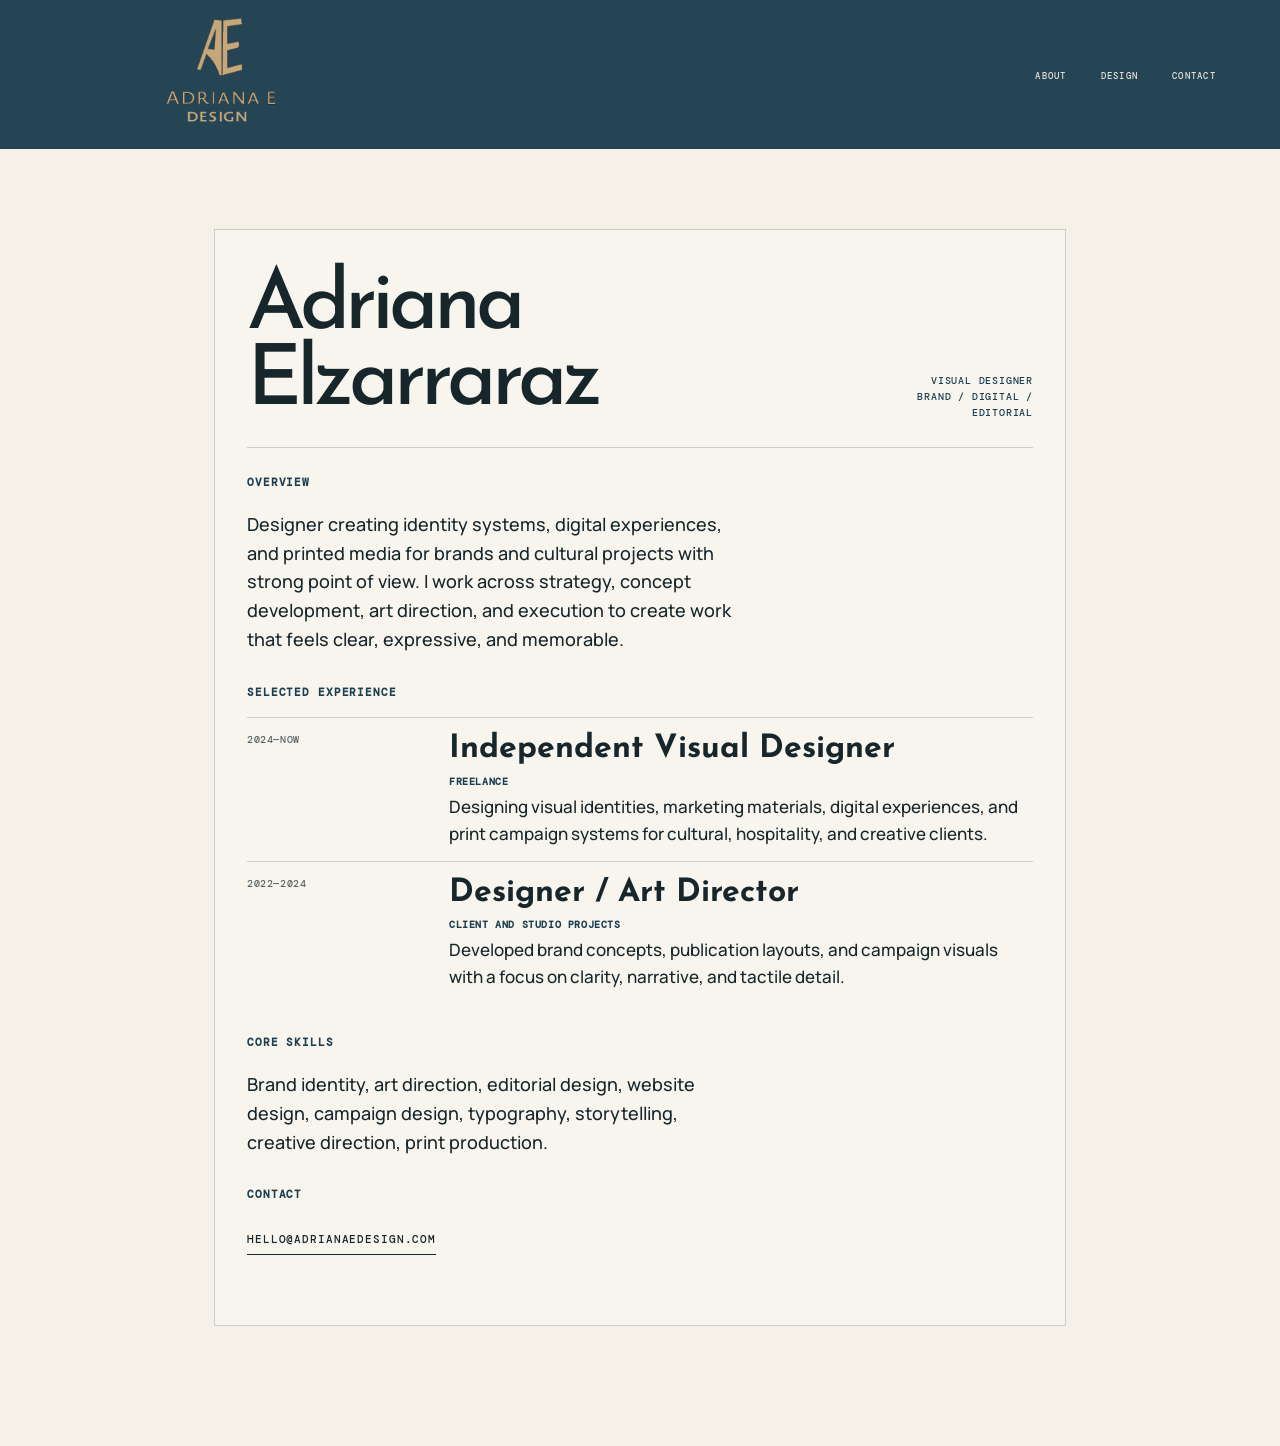
<file: resume.html>
<!DOCTYPE html>
<html lang="en">
<head>
  <meta charset="UTF-8">
  <meta name="viewport" content="width=device-width, initial-scale=1.0">
  <title>Resume | Adriana E Design</title>
  <link rel="stylesheet" href="styles.css">
  <link rel="preconnect" href="https://fonts.googleapis.com">
  <link rel="preconnect" href="https://fonts.gstatic.com" crossorigin>
  <link href="https://fonts.googleapis.com/css2?family=DM+Mono:wght@400;500&family=Josefin+Sans:ital,wght@0,300;0,400;0,500;0,600;0,700;1,300;1,400;1,500&family=Manrope:wght@400;500;600;700&display=swap" rel="stylesheet">
  <style>
    .resume-wrap {
      max-width: 980px;
      margin: 0 auto;
      padding: 80px 5vw 120px;
    }
    .resume-card {
      background: rgba(255,255,255,0.3);
      border: 1px solid var(--line);
      padding: 40px 32px;
    }
    .resume-header {
      display: flex;
      justify-content: space-between;
      gap: 24px;
      align-items: end;
      border-bottom: 1px solid var(--line);
      padding-bottom: 26px;
      margin-bottom: 26px;
    }
    .resume-header h1 {
      margin: 0;
      font-family: var(--serif);
      font-size: clamp(44px, 7vw, 84px);
      letter-spacing: -.06em;
      line-height: .9;
      font-weight: 500;
    }
    .resume-meta {
      font-family: var(--mono);
      font-size: 10px;
      letter-spacing: .08em;
      text-transform: uppercase;
      text-align: right;
      color: var(--blue);
    }
    .resume-section {
      margin-bottom: 30px;
    }
    .resume-section h2 {
      font-family: var(--mono);
      font-size: 11px;
      letter-spacing: .08em;
      text-transform: uppercase;
      color: var(--blue);
      margin: 0 0 16px;
    }
    .resume-entry {
      display: grid;
      grid-template-columns: 180px 1fr;
      gap: 22px;
      padding: 14px 0;
      border-top: 1px solid var(--line);
    }
    .resume-date {
      font-family: var(--mono);
      font-size: 10px;
      letter-spacing: .06em;
      text-transform: uppercase;
      color: var(--ink);
      opacity: .7;
    }
    .resume-role {
      font-family: var(--serif);
      font-size: clamp(22px, 3vw, 32px);
      line-height: 1.1;
      margin: 0 0 6px;
    }
    .resume-role small {
      display: block;
      font-family: var(--mono);
      font-size: 10px;
      letter-spacing: .06em;
      text-transform: uppercase;
      color: var(--blue);
      margin-top: 8px;
    }
    .resume-entry p {
      margin: 0;
      font-size: 17px;
      line-height: 1.6;
      max-width: 600px;
    }
    @media (max-width: 720px) {
      .resume-wrap { padding-top: 52px; }
      .resume-card { padding: 24px 18px; }
      .resume-header, .resume-entry { grid-template-columns: 1fr; display: block; }
      .resume-meta { text-align: left; margin-top: 10px; }
      .resume-entry { padding-top: 18px; }
      .resume-date { display: block; margin-bottom: 8px; }
    }
  </style>
</head>
<body>
  <header class="site-header"><a class="wordmark" href="home.html"><img class="brand-logo" src="images/log new version gold triangle 3 of 3 .png" alt="Adriana Elzarraraz"></a><nav class="nav" aria-label="Main navigation"><a href="about.html">About</a><a href="design.html">Design</a><a href="contact.html">Contact</a></nav></header>
  <main class="resume-wrap">
    <div class="resume-card">
      <header class="resume-header">
        <h1>Adriana Elzarraraz</h1>
        <div class="resume-meta">Visual Designer<br>Brand / Digital / Editorial</div>
      </header>

      <section class="resume-section">
        <h2>Overview</h2>
        <p class="copy">Designer creating identity systems, digital experiences, and printed media for brands and cultural projects with strong point of view. I work across strategy, concept development, art direction, and execution to create work that feels clear, expressive, and memorable.</p>
      </section>

      <section class="resume-section">
        <h2>Selected Experience</h2>

        <div class="resume-entry">
          <div class="resume-date">2024—Now</div>
          <div>
            <h3 class="resume-role">Independent Visual Designer<small>Freelance</small></h3>
            <p>Designing visual identities, marketing materials, digital experiences, and print campaign systems for cultural, hospitality, and creative clients.</p>
          </div>
        </div>

        <div class="resume-entry">
          <div class="resume-date">2022—2024</div>
          <div>
            <h3 class="resume-role">Designer / Art Director<small>Client and Studio Projects</small></h3>
            <p>Developed brand concepts, publication layouts, and campaign visuals with a focus on clarity, narrative, and tactile detail.</p>
          </div>
        </div>
      </section>

      <section class="resume-section">
        <h2>Core Skills</h2>
        <p class="copy">Brand identity, art direction, editorial design, website design, campaign design, typography, storytelling, creative direction, print production.</p>
      </section>

      <section class="resume-section">
        <h2>Contact</h2>
        <p class="copy"><a class="text-link" href="mailto:hello@adrianaedesign.com">hello@adrianaedesign.com</a></p>
      </section>
    </div>
  </main>
</body>
</html>
</file>
<file: styles.css>
:root {
  --ink: #17262b;
  --paper: #f5f0e8;
  --cream: #f8f3e9;
  --blue: #1d3e50;
  --gold: #c6a77b;
  --design-paper: #e3d6c1;
  --line: rgba(23, 38, 43, .2);
  --mono: "DM Mono", monospace;
  --sans: "Manrope", sans-serif;
  --serif: "Josefin Sans", sans-serif;
}
* { box-sizing: border-box; }
html { scroll-behavior: smooth; }
body { margin: 0; background: var(--paper); color: var(--ink); font-family: var(--sans); font-weight: 500; line-height: 1.6; }
main { display: flex; flex-direction: column; }
a { color: inherit; text-decoration: none; }
img { display: block; width: 100%; object-fit: cover; }
.site-header {
  align-items: center;
  background: var(--blue);
  background-image: linear-gradient(rgba(29, 62, 80, .96), rgba(29, 62, 80, .96)), url("images/Final projects photos/texture image background.jpg");
  background-repeat: repeat;
  background-size: auto, 115px 115px;
  border-bottom: 1px solid rgba(23, 38, 43, 0.18);
  display: flex;
  flex-direction: row;
  gap: 24px;
  justify-content: space-between;
  margin: 0 auto;
  max-width: 1480px;
  padding: 20px 5vw 18px;
  width: 100%;
}
.wordmark {
  align-items: center;
  display: flex;
  justify-content: center;
  margin: 0;
  max-width: 320px;
  min-width: 180px;
  transform: translateY(-2px);
  width: clamp(240px, 26vw, 340px);
}
.brand-logo {
  display: block;
  height: auto;
  margin: 0 auto;
  max-height: 110px;
  object-fit: contain;
  width: auto;
}
.nav {
  align-items: center;
  display: flex;
  flex-wrap: wrap;
  font-family: var(--mono);
  font-size: clamp(9px, .7vw, 11px);
  gap: 34px;
  justify-content: flex-end;
  letter-spacing: .22em;
  margin: 0;
  text-transform: uppercase;
}
.nav a {
  color: rgba(248, 243, 233, 0.9);
  letter-spacing: .14em;
  padding: 8px 0 6px;
  position: relative;
  transition: color .2s ease, opacity .2s ease;
}
.nav a::after {
  background: var(--gold);
  bottom: 0;
  content: "";
  height: 1px;
  left: 0;
  position: absolute;
  transform: scaleX(0);
  transform-origin: center;
  transition: transform .2s ease;
  width: 100%;
}
.nav a:hover::after, .nav a.current::after {
  transform: scaleX(1);
}
.nav a:hover, .nav a.current {
  color: var(--cream);
}
.eyebrow, .section-label { color: var(--blue); font-family: var(--mono); font-size: 11px; letter-spacing: .12em; text-transform: uppercase; }
.page-intro {
  min-height: 48vh;
  padding: 9vh 5vw 8vh;
}
.page-intro h1 { font-family: var(--serif); font-size: clamp(58px, 10vw, 145px); font-weight: 600; letter-spacing: -.06em; line-height: .87; margin: 22px 0 32px; max-width: 1000px; }
.page-intro h1 em { color: var(--blue); font-style: italic; }
.lede { font-size: 18px; line-height: 1.55; font-weight: 500; max-width: 500px; }
.content-band { background: var(--cream); padding: 100px 5vw 120px; }
.content-grid { display: grid; gap: 10vw; grid-template-columns: 1fr 1fr; }
.content-grid h2, .content-band h2 { font-family: var(--serif); font-size: clamp(42px, 6vw, 82px); font-weight: 600; letter-spacing: -.06em; line-height: .92; margin: 10px 0 0; }
.copy { font-size: 18px; line-height: 1.6; font-weight: 500; max-width: 500px; }
.copy p { margin: 0 0 24px; }
.text-link { border-bottom: 1px solid currentColor; display: inline-block; font-family: var(--mono); font-size: 11px; letter-spacing: .08em; padding-bottom: 5px; text-transform: uppercase; }
.case-study { background: var(--design-paper); padding: 100px 5vw; }
.case-study { order: 1; }
.magic-shop { order: 2; }
.art-talk { order: 3; }
.beatfest { order: 4; }
.whinny-mane { order: 5; }
.get-lit { order: 6; }
.case-study + .case-study { margin-top: 20px; }
.case-study-heading { align-items: end; display: flex; justify-content: space-between; margin-bottom: 22px; }
.case-study-heading h2 { color: var(--blue); font-family: var(--serif); font-size: clamp(42px, 6vw, 82px); font-weight: 600; letter-spacing: -.06em; line-height: .9; margin: 10px 0 0; }
.case-study-shell { display: grid; gap: 18px; }
.case-study-feature { display: grid; gap: 20px; grid-template-columns: minmax(0, 1.55fr) minmax(260px, .9fr); }
.feature-media { background: rgba(23, 38, 43, .04); border: 1px solid rgba(23, 38, 43, .14); padding: 12px; }
.feature-copy { background: rgba(255, 255, 255, .12); border: 1px solid rgba(23, 38, 43, .16); padding: 20px 18px; }
.feature-tag { color: var(--blue); font-family: var(--mono); font-size: 10px; letter-spacing: .1em; margin-bottom: 14px; text-transform: uppercase; }
.feature-copy p { font-size: 16px; line-height: 1.6; font-weight: 500; margin: 0; }
.feature-list { display: grid; gap: 18px; margin-top: 28px; }
.feature-list-item { border-top: 1px solid rgba(23, 38, 43, .2); padding-top: 18px; }
.feature-list-item strong { color: var(--blue); display: block; font-family: var(--mono); font-size: 10px; letter-spacing: .1em; margin-bottom: 8px; text-transform: uppercase; }
.carousel { position: relative; }
.carousel-frame { background: var(--paper); overflow: hidden; }
.carousel-slide { display: none; height: min(64vh, 620px); }
.carousel-slide.active { display: block; }
.carousel-slide img { height: 100%; object-fit: contain; }
.carousel-slide img { cursor: zoom-in; }
.beatfest-carousel .carousel-frame { background: #6976a8; padding: 24px; }
.beatfest-carousel .carousel-slide { position: relative; }
.beatfest-carousel .carousel-slide img { background: var(--paper); }
.beatfest-caption { bottom: 12px; color: var(--cream); font-family: var(--mono); font-size: 10px; left: 14px; letter-spacing: .06em; position: absolute; text-transform: uppercase; }
.carousel-controls { align-items: center; display: flex; gap: 14px; justify-content: space-between; margin-top: 16px; }
.carousel-button { align-items: center; background: var(--ink); border: 0; border-radius: 50%; color: var(--cream); cursor: pointer; display: flex; font-size: 20px; height: 40px; justify-content: center; line-height: 1; width: 40px; }
.carousel-button:hover { background: var(--blue); }
.carousel-status { font-family: var(--mono); font-size: 10px; letter-spacing: .06em; text-transform: uppercase; }
.carousel-dots { display: flex; gap: 7px; margin-left: auto; }
.carousel-dot { background: transparent; border: 1px solid var(--ink); border-radius: 50%; cursor: pointer; height: 8px; padding: 0; width: 8px; }
.carousel-dot.active { background: var(--ink); }
.lightbox { background: rgba(23, 38, 43, .97); border: 0; color: var(--cream); height: 100vh; max-height: none; max-width: none; padding: 24px 5vw; width: 100vw; }
.lightbox::backdrop { background: rgba(23, 38, 43, .9); }
.lightbox-bar { align-items: center; display: flex; font-family: var(--mono); font-size: 10px; justify-content: space-between; letter-spacing: .08em; text-transform: uppercase; }
.lightbox-close { background: transparent; border: 1px solid rgba(248, 243, 233, .7); border-radius: 50%; color: var(--cream); cursor: pointer; font-size: 24px; height: 38px; line-height: 1; width: 38px; }
.lightbox-stage { align-items: center; display: flex; gap: 20px; height: calc(100% - 42px); justify-content: center; }
.lightbox-image { height: 100%; max-width: calc(100% - 120px); object-fit: contain; width: auto; }
.lightbox-arrow { background: transparent; border: 1px solid rgba(248, 243, 233, .7); border-radius: 50%; color: var(--cream); cursor: pointer; flex: 0 0 auto; font-size: 20px; height: 42px; width: 42px; }
.lightbox-arrow:hover, .lightbox-close:hover { background: var(--cream); color: var(--ink); }
.project-grid { display: grid; gap: 42px 20px; grid-template-columns: repeat(12, 1fr); margin-top: 38px; }
.content-band { order: 7; }
.project-gallery .project { grid-column: span 4; }
.project-gallery .project.wide { grid-column: span 8; }
.project-gallery .project:nth-child(2), .project-gallery .project:nth-child(5) { grid-column: span 8; }
.project-gallery .project:nth-child(3), .project-gallery .project:nth-child(6) { grid-column: span 4; }
.project-story { display: grid; gap: 18px 24px; grid-template-columns: repeat(2, minmax(0, 1fr)); margin-top: 14px; }
.project-story .full-span { grid-column: 1 / -1; }
.project-story h3 { color: var(--blue); font-family: var(--mono); font-size: 10px; letter-spacing: .1em; margin: 0 0 8px; text-transform: uppercase; }
.project-story p { font-size: 15px; line-height: 1.6; margin: 0; }
.project { grid-column: span 4; }
.project:nth-child(2), .project:nth-child(5) { grid-column: span 8; }
.project-image { background: var(--paper); overflow: hidden; }
.project:nth-child(1) .project-image, .project:nth-child(4) .project-image { aspect-ratio: 4 / 5; }
.project:nth-child(2) .project-image, .project:nth-child(5) .project-image { aspect-ratio: 16 / 9; }
.project:nth-child(3) .project-image, .project:nth-child(6) .project-image { aspect-ratio: 1 / 1; }
.project-image img { height: 100%; object-fit: contain; transition: transform .55s cubic-bezier(.2,.7,.2,1); }
.project:hover .project-image img { transform: scale(1.045); }
.project-meta { align-items: start; display: flex; justify-content: space-between; padding-top: 13px; }
.project-title { color: var(--blue); font-family: var(--serif); font-size: 24px; font-weight: 600; line-height: 1; }
.project-type { font-family: var(--mono); font-size: 10px; letter-spacing: .04em; margin-top: 5px; text-align: right; text-transform: uppercase; }
.gold-band { background-color: var(--gold); background-image: linear-gradient(rgba(198, 167, 123, .78), rgba(198, 167, 123, .78)), url("images/Final projects photos/texture image background.jpg"); background-repeat: repeat; background-size: auto, 115px 115px; padding: 110px 5vw 130px; }
.contact-band { background-color: #173c50; background-image: linear-gradient(rgba(23, 60, 80, .88), rgba(23, 60, 80, .88)), url("images/Final projects photos/texture image background.jpg"); background-position: center; background-repeat: repeat; background-size: auto, 115px 115px; color: var(--cream); min-height: 75vh; padding: 120px 5vw 45px; }
.contact-band .section-label { color: var(--gold); }
.contact-band h1 { font-family: var(--serif); font-size: clamp(60px, 10vw, 150px); font-weight: 600; letter-spacing: -.06em; line-height: .85; margin: 20px 0 90px; }
.contact-row { align-items: end; border-top: 1px solid rgba(255,253,248,.5); display: flex; gap: 32px; justify-content: space-between; padding-top: 22px; }
.contact-row a { border-bottom: 1px solid rgba(255,253,248,.7); font-family: var(--mono); font-size: 12px; padding-bottom: 4px; }
.contact-emails { display: grid; gap: 10px; }
.contact-meta { align-items: end; display: flex; flex-direction: column; gap: 14px; }
.chat-link {
  background: rgba(248, 243, 233, 0.12);
  border: 1px solid rgba(248, 243, 233, 0.6);
  border-radius: 999px;
  color: var(--cream);
  display: inline-flex;
  font-family: var(--mono);
  font-size: 11px;
  letter-spacing: .08em;
  padding: 12px 18px;
  text-transform: uppercase;
  transition: background .2s ease, transform .2s ease;
}
.chat-link:hover {
  background: rgba(248, 243, 233, 0.2);
  transform: translateY(-1px);
}
.contact-row small { font-family: var(--mono); font-size: 10px; text-transform: uppercase; }
@media (max-width: 720px) {
  .site-header {
    gap: 12px;
    padding: 22px 5vw 18px;
  }
  .wordmark {
    transform: translateY(-3px);
    width: clamp(240px, 68vw, 340px);
  }
  .nav {
    font-size: 10px;
    gap: 10px 16px;
    letter-spacing: .1em;
    width: 100%;
  }
  .page-intro { min-height: 58vh; padding-top: 14vh; }
  .content-grid { gap: 32px; grid-template-columns: 1fr; }
  .content-band, .gold-band { padding: 78px 5vw 88px; }
  .case-study { padding: 78px 5vw 84px; }
  .case-study-heading { align-items: start; flex-direction: column; gap: 24px; }
  .case-study-feature { grid-template-columns: 1fr; }
  .carousel-slide { height: 58vh; }
  .lightbox { padding: 18px 5vw; }
  .lightbox-stage { gap: 8px; }
  .lightbox-image { max-width: calc(100% - 76px); }
  .lightbox-arrow { height: 34px; width: 34px; }
  .beatfest-carousel .carousel-frame { padding: 12px; }
  .project, .project:nth-child(2), .project:nth-child(3), .project:nth-child(5), .project:nth-child(6), .project-gallery .project, .project-gallery .project.wide { grid-column: span 12; }
  .project-story { grid-template-columns: 1fr; }
  .project:nth-child(n) .project-image { aspect-ratio: 4 / 3; }
  .contact-band { min-height: 80vh; padding: 80px 5vw 28px; }
  .contact-row { align-items: start; flex-direction: column; gap: 24px; }
  .contact-meta { align-items: start; }
}
</file>
